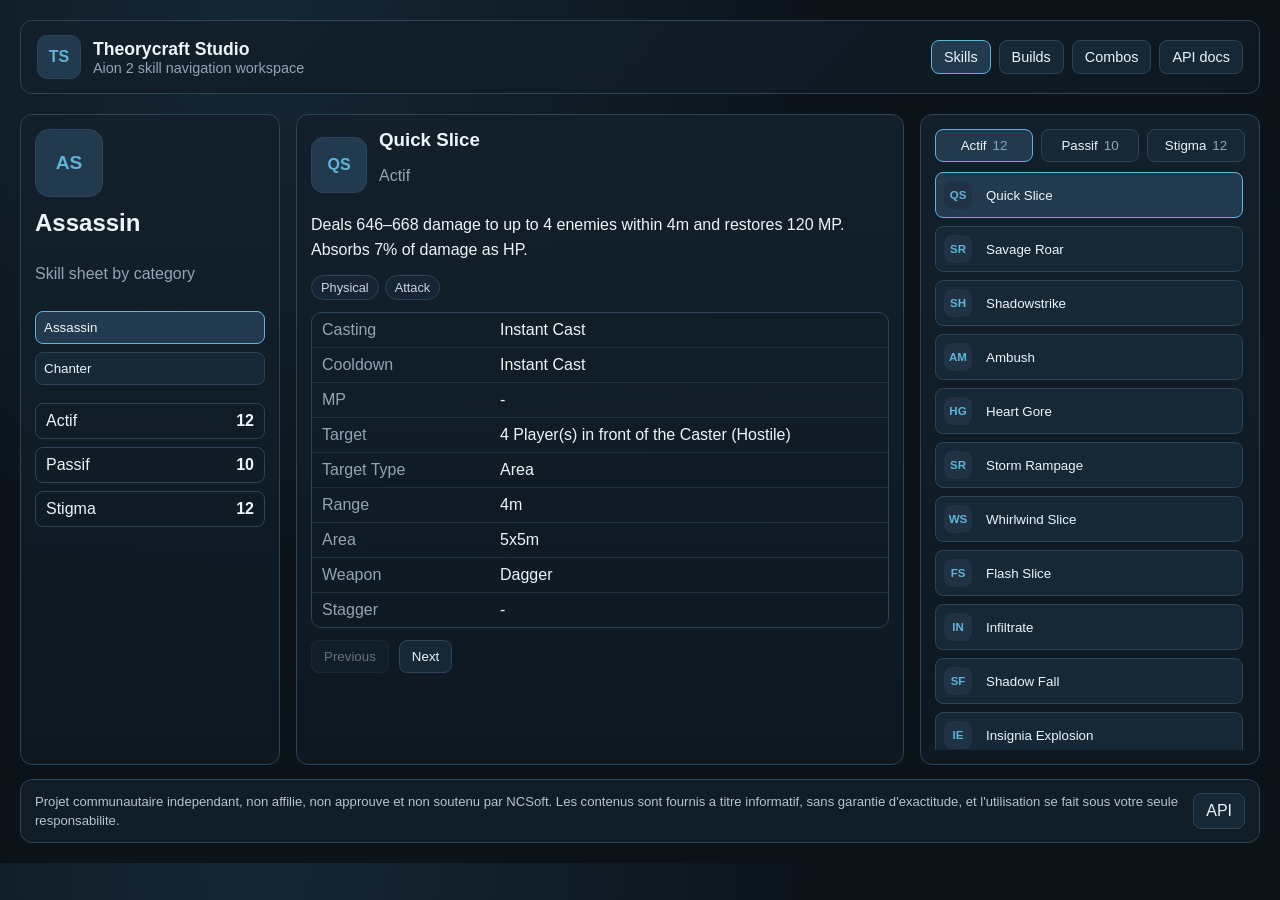
<file: docs/index.html>
<!DOCTYPE html>
<html lang="en">
  <head>
    <meta charset="UTF-8" />
    <meta name="viewport" content="width=device-width, initial-scale=1.0" />
    <title>Aionis Wiki - Aion 2 Assassin Optimizer</title>
    <script type="module" crossorigin src="./assets/index-WSihLCUg.js"></script>
    <link rel="stylesheet" crossorigin href="./assets/index-CLZeXAMg.css">
  </head>
  <body>
    <div id="app"></div>
  </body>
</html>
</file>
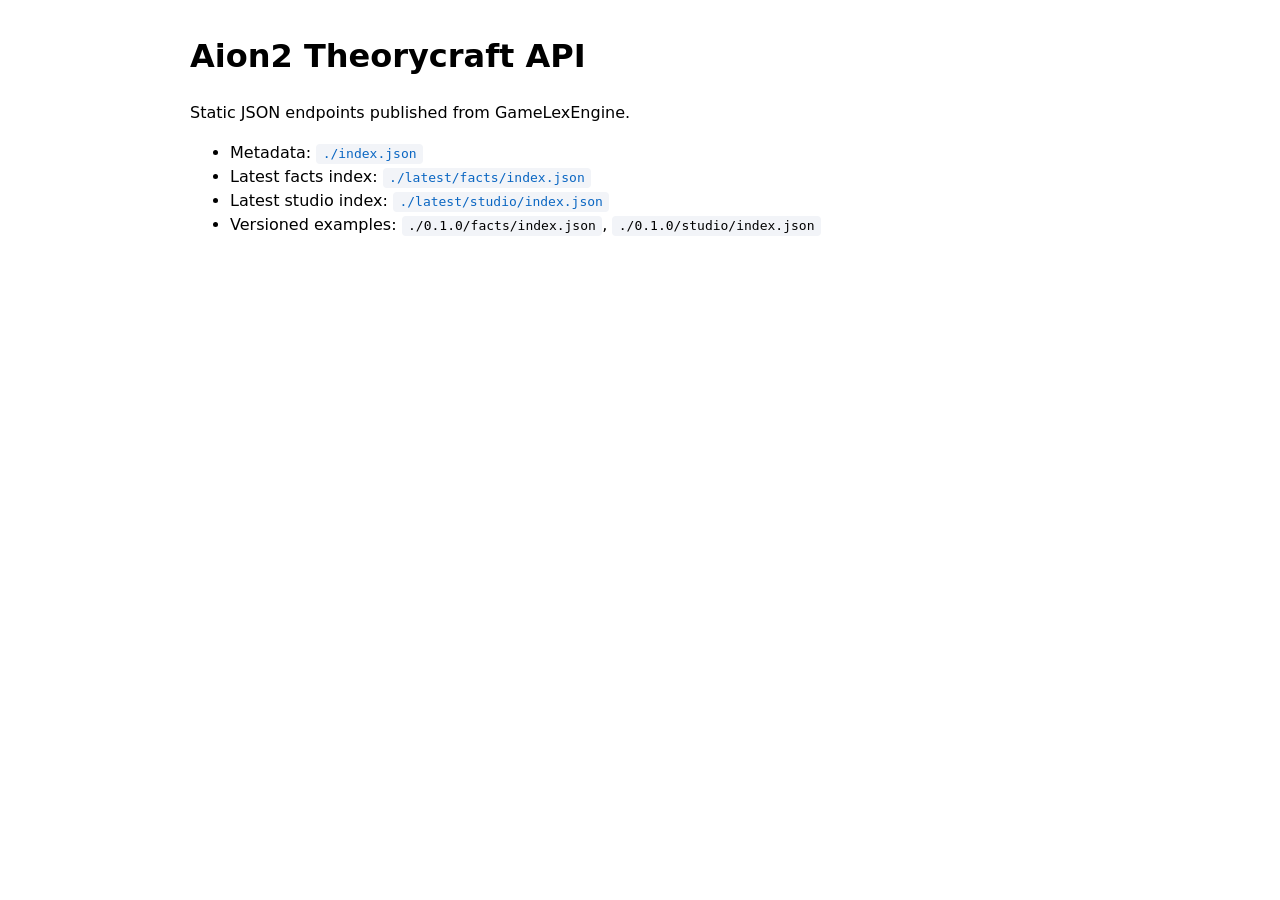
<file: docs/api/index.html>
<!doctype html>
<html lang="en">
<head>
  <meta charset="utf-8" />
  <meta name="viewport" content="width=device-width, initial-scale=1" />
  <title>Aion2 Theorycraft API</title>
  <style>
    body { font-family: system-ui, -apple-system, sans-serif; max-width: 900px; margin: 2rem auto; padding: 0 1rem; line-height: 1.5; }
    code { background: #f2f4f8; padding: 0.15rem 0.4rem; border-radius: 4px; }
    a { color: #0a66c2; text-decoration: none; }
    a:hover { text-decoration: underline; }
  </style>
</head>
<body>
  <h1>Aion2 Theorycraft API</h1>
  <p>Static JSON endpoints published from GameLexEngine.</p>
  <ul>
    <li>Metadata: <a href="./index.json"><code>./index.json</code></a></li>
    <li>Latest facts index: <a href="./latest/facts/index.json"><code>./latest/facts/index.json</code></a></li>
    <li>Latest studio index: <a href="./latest/studio/index.json"><code>./latest/studio/index.json</code></a></li>
    <li>Versioned examples: <code>./0.1.0/facts/index.json</code>, <code>./0.1.0/studio/index.json</code></li>
  </ul>
</body>
</html>
</file>
<file: docs/assets/index-CLZeXAMg.css>
:root{--bg: #0b1218;--panel: #13202b;--panel-2: #1a2b3a;--line: #2c4358;--text: #edf5fb;--muted: #91a5b7;--accent: #5fb4d8;--accent-soft: #223a4e}*{box-sizing:border-box}body{margin:0;font-family:Segoe UI,Noto Sans,sans-serif;background:radial-gradient(circle at 20% 0%,#152735 0%,var(--bg) 45%);color:var(--text)}.studio-app{max-width:1500px;margin:0 auto;padding:20px}.topbar{display:flex;justify-content:space-between;align-items:center;gap:16px;flex-wrap:wrap;margin-bottom:20px;border:1px solid var(--line);border-radius:12px;padding:14px 16px;background:linear-gradient(140deg,#13202bf2,#0d1821f2)}.brand{display:flex;align-items:center;gap:12px}.brand-mark{width:44px;height:44px;border-radius:10px;display:grid;place-items:center;font-weight:700;background:var(--accent-soft);color:var(--accent);border:1px solid var(--line)}.brand h1{margin:0;font-size:1.1rem}.brand p{margin:0;color:var(--muted);font-size:.9rem}.menu{display:flex;align-items:center;gap:8px;flex-wrap:wrap}.menu-item,.menu-link{border:1px solid var(--line);border-radius:8px;background:#162736;color:var(--text);padding:8px 12px;cursor:pointer;text-decoration:none;font-size:.9rem}.menu-item.active{border-color:var(--accent);background:var(--accent-soft)}.skills-layout{display:grid;grid-template-columns:260px 1fr 340px;gap:16px}.panel{border:1px solid var(--line);border-radius:12px;background:linear-gradient(180deg,#13202bf5,#0d1821f5);padding:14px}.class-panel{display:flex;flex-direction:column;gap:12px}.class-icon{width:68px;height:68px;border-radius:14px;display:grid;place-items:center;font-size:1.2rem;font-weight:700;color:var(--accent);background:var(--accent-soft);border:1px solid var(--line)}.class-panel h2{margin:0}.muted{color:var(--muted)}.class-switcher{display:grid;gap:8px}.class-btn{border:1px solid var(--line);background:#162736;color:var(--text);padding:8px;border-radius:8px;cursor:pointer;text-align:left}.class-btn.active{border-color:var(--accent);background:var(--accent-soft)}.counts{list-style:none;padding:0;margin:6px 0 0;display:grid;gap:8px}.counts li{display:flex;justify-content:space-between;align-items:center;border:1px solid var(--line);border-radius:8px;padding:8px 10px}.detail-content{display:grid;gap:12px}.detail-head{display:flex;align-items:center;gap:12px}.skill-icon-lg{width:56px;height:56px;border-radius:12px;display:grid;place-items:center;font-weight:700;color:var(--accent);background:var(--accent-soft);border:1px solid var(--line)}.detail-head h3{margin:0}.skill-desc{margin:0;line-height:1.55}.tags{display:flex;flex-wrap:wrap;gap:6px}.tag{border:1px solid var(--line);border-radius:999px;padding:4px 9px;font-size:.8rem;color:#c8d5e1;background:#152534}.stats-grid{border:1px solid var(--line);border-radius:10px;overflow:hidden}.stat-row{display:grid;grid-template-columns:170px 1fr;gap:8px;padding:8px 10px;border-bottom:1px solid rgba(44,67,88,.55)}.stat-row:last-child{border-bottom:0}.stat-row .label{color:var(--muted)}.nav-actions{display:flex;gap:10px}.nav-actions button,.type-tab,.skill-item{border:1px solid var(--line);background:#162736;color:var(--text);border-radius:8px}.nav-actions button{padding:8px 12px;cursor:pointer}.nav-actions button:disabled{opacity:.4;cursor:not-allowed}.list-panel{display:grid;grid-template-rows:auto 1fr;gap:10px;min-height:72vh}.type-tabs{display:grid;grid-template-columns:repeat(3,minmax(0,1fr));gap:8px}.type-tab{padding:8px;cursor:pointer;display:flex;justify-content:center;gap:6px}.type-tab.active{background:var(--accent-soft);border-color:var(--accent)}.count{color:var(--muted)}.skill-list{display:grid;gap:8px;overflow:auto;max-height:calc(72vh - 70px);padding-right:2px}.skill-item{padding:8px;cursor:pointer;display:grid;grid-template-columns:34px 1fr;align-items:center;gap:8px;text-align:left}.skill-item.active{border-color:var(--accent);background:var(--accent-soft)}.skill-icon-sm{width:28px;height:28px;border-radius:8px;display:grid;place-items:center;font-size:.72rem;font-weight:700;color:var(--accent);background:#203244}.content-grid{display:grid;grid-template-columns:1fr}.card-list{margin-top:10px;display:grid;grid-template-columns:repeat(auto-fill,minmax(260px,1fr));gap:10px}.card{border:1px solid var(--line);border-radius:10px;padding:10px;background:#152534}.card h3{margin:0 0 6px}.empty{color:var(--muted)}.site-footer{margin-top:14px;border:1px solid var(--line);border-radius:12px;background:#101c26;padding:12px 14px;display:flex;align-items:center;justify-content:space-between;gap:12px}.site-footer p{margin:0;color:#b6c4d2;font-size:.82rem;line-height:1.45}.site-footer a{border:1px solid var(--line);border-radius:8px;padding:8px 12px;background:#162736;color:var(--text);text-decoration:none;white-space:nowrap}@media (max-width: 1200px){.skills-layout{grid-template-columns:230px 1fr}.list-panel{grid-column:1 / -1;min-height:auto}.skill-list{max-height:360px}}@media (max-width: 760px){.studio-app{padding:12px}.skills-layout{grid-template-columns:1fr}.stat-row{grid-template-columns:1fr;gap:2px}.site-footer{flex-direction:column;align-items:flex-start}}
</file>
